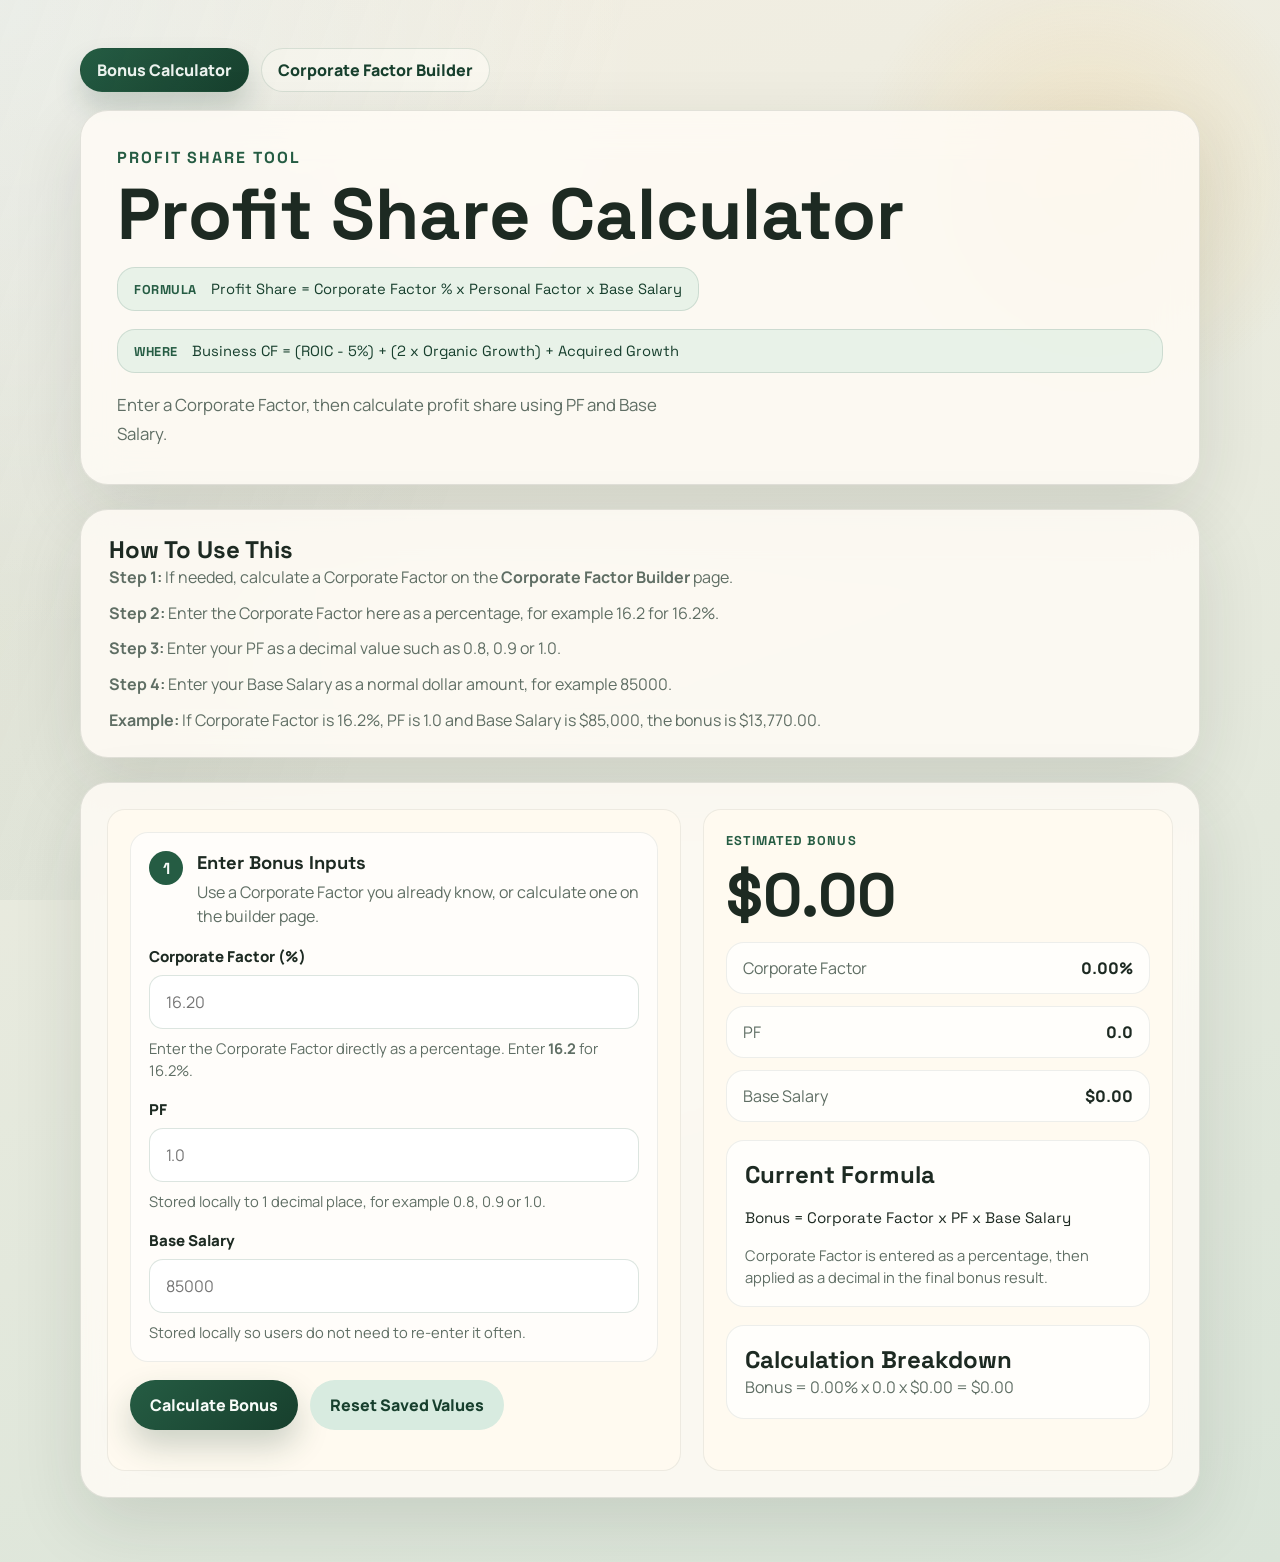
<file: index.html>
<!DOCTYPE html>
<html lang="en">
<head>
  <meta charset="UTF-8">
  <meta name="viewport" content="width=device-width, initial-scale=1.0">
  <title>Profit Share Calculator</title>
  <link rel="preconnect" href="https://fonts.googleapis.com">
  <link rel="preconnect" href="https://fonts.gstatic.com" crossorigin>
  <link href="https://fonts.googleapis.com/css2?family=Manrope:wght@400;500;700;800&family=Space+Grotesk:wght@500;700&display=swap" rel="stylesheet">
  <link rel="stylesheet" href="styles.css">
</head>
<body>
  <main class="page-shell">
    <nav class="page-nav" aria-label="Primary">
      <a class="nav-pill is-current" href="index.html">Bonus Calculator</a>
      <a class="nav-pill" href="corporate-factor.html">Corporate Factor Builder</a>
    </nav>

    <section class="hero-card">
      <p class="eyebrow">Profit Share Tool</p>
      <h1>Profit Share Calculator</h1>
      <div class="hero-formula-bar">
        <span class="hero-formula-label">Formula</span>
        <code>Profit Share = Corporate Factor % x Personal Factor x Base Salary</code>
      </div>
      <div class="hero-formula-bar hero-formula-bar-wide">
        <span class="hero-formula-label">Where</span>
        <code>Business CF = (ROIC - 5%) + (2 x Organic Growth) + Acquired Growth</code>
      </div>
      <p class="hero-copy">
        Enter a Corporate Factor, then calculate profit share using PF and Base Salary.
      </p>
    </section>

    <section class="info-card">
      <h2>How To Use This</h2>
      <p><strong>Step 1:</strong> If needed, calculate a Corporate Factor on the <strong>Corporate Factor Builder</strong> page.</p>
      <p><strong>Step 2:</strong> Enter the Corporate Factor here as a percentage, for example 16.2 for 16.2%.</p>
      <p><strong>Step 3:</strong> Enter your PF as a decimal value such as 0.8, 0.9 or 1.0.</p>
      <p><strong>Step 4:</strong> Enter your Base Salary as a normal dollar amount, for example 85000.</p>
      <p><strong>Example:</strong> If Corporate Factor is 16.2%, PF is 1.0 and Base Salary is $85,000, the bonus is $13,770.00.</p>
    </section>

    <section class="calculator-card">
      <div class="grid single-focus">
        <form id="bonus-form" class="input-panel" novalidate>
          <section class="step-card">
            <div class="step-heading">
              <span class="step-number">1</span>
              <div>
                <h2>Enter Bonus Inputs</h2>
                <p class="step-copy">Use a Corporate Factor you already know, or calculate one on the builder page.</p>
              </div>
            </div>

            <div class="field-group">
              <label for="corporateFactor">Corporate Factor (%)</label>
              <input
                id="corporateFactor"
                name="corporateFactor"
                type="number"
                step="0.01"
                inputmode="decimal"
                placeholder="16.20"
                required
              >
              <p class="hint">Enter the Corporate Factor directly as a percentage. Enter <strong>16.2</strong> for 16.2%.</p>
            </div>

            <div class="field-group">
              <label for="personalFactor">PF</label>
              <input
                id="personalFactor"
                name="personalFactor"
                type="number"
                min="0"
                max="9.9"
                step="0.1"
                inputmode="decimal"
                placeholder="1.0"
                required
              >
              <p class="hint">Stored locally to 1 decimal place, for example 0.8, 0.9 or 1.0.</p>
            </div>

            <div class="field-group">
              <label for="baseSalary">Base Salary</label>
              <input
                id="baseSalary"
                name="baseSalary"
                type="number"
                min="0"
                step="0.01"
                inputmode="decimal"
                placeholder="85000"
                required
              >
              <p class="hint">Stored locally so users do not need to re-enter it often.</p>
            </div>
          </section>

          <div class="button-row">
            <button type="submit" class="primary-button">Calculate Bonus</button>
            <button type="button" id="reset-button" class="secondary-button">Reset Saved Values</button>
          </div>

          <p id="form-message" class="form-message" aria-live="polite"></p>
        </form>

        <aside class="results-panel" aria-live="polite">
          <div class="result-label">Estimated Bonus</div>
          <div id="bonus-result" class="result-value">$0.00</div>

          <dl class="result-breakdown">
            <div>
              <dt>Corporate Factor</dt>
              <dd id="cf-display">0.00%</dd>
            </div>
            <div>
              <dt>PF</dt>
              <dd id="pf-display">0.0</dd>
            </div>
            <div>
              <dt>Base Salary</dt>
              <dd id="salary-display">$0.00</dd>
            </div>
          </dl>

          <div class="formula-card">
            <h2>Current Formula</h2>
            <p><code>Bonus = Corporate Factor x PF x Base Salary</code></p>
            <p class="formula-note">
              Corporate Factor is entered as a percentage, then applied as a decimal in the final bonus result.
            </p>
          </div>

          <div class="breakdown-card">
            <h2>Calculation Breakdown</h2>
            <p id="bonus-breakdown" class="breakdown-line">Bonus = 0.00% x 0.0 x $0.00 = $0.00</p>
          </div>
        </aside>
      </div>
    </section>
  </main>

  <script src="app.js"></script>
</body>
</html>
</file>
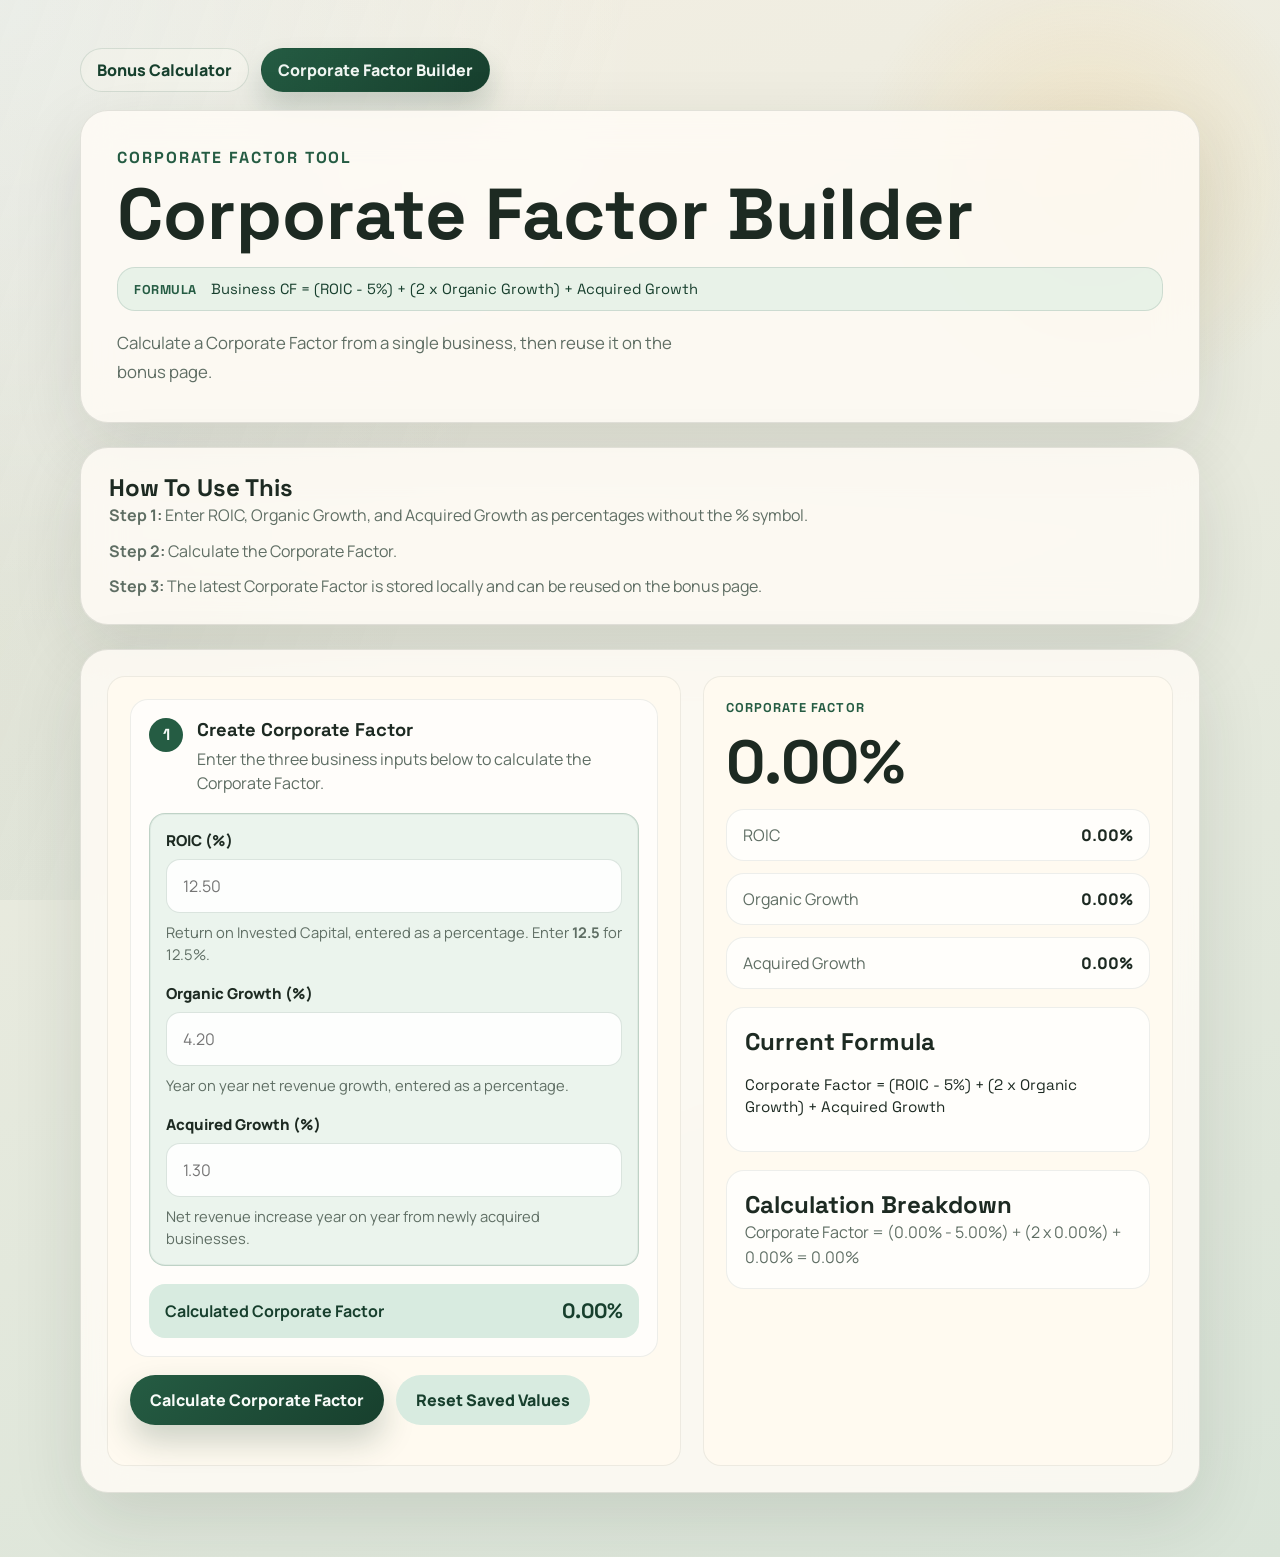
<file: corporate-factor.html>
<!DOCTYPE html>
<html lang="en">
<head>
  <meta charset="UTF-8">
  <meta name="viewport" content="width=device-width, initial-scale=1.0">
  <title>Corporate Factor Builder</title>
  <link rel="preconnect" href="https://fonts.googleapis.com">
  <link rel="preconnect" href="https://fonts.gstatic.com" crossorigin>
  <link href="https://fonts.googleapis.com/css2?family=Manrope:wght@400;500;700;800&family=Space+Grotesk:wght@500;700&display=swap" rel="stylesheet">
  <link rel="stylesheet" href="styles.css">
</head>
<body>
  <main class="page-shell">
    <nav class="page-nav" aria-label="Primary">
      <a class="nav-pill" href="index.html">Bonus Calculator</a>
      <a class="nav-pill is-current" href="corporate-factor.html">Corporate Factor Builder</a>
    </nav>

    <section class="hero-card">
      <p class="eyebrow">Corporate Factor Tool</p>
      <h1>Corporate Factor Builder</h1>
      <div class="hero-formula-bar hero-formula-bar-wide">
        <span class="hero-formula-label">Formula</span>
        <code>Business CF = (ROIC - 5%) + (2 x Organic Growth) + Acquired Growth</code>
      </div>
      <p class="hero-copy">
        Calculate a Corporate Factor from a single business, then reuse it on the bonus page.
      </p>
    </section>

    <section class="info-card">
      <h2>How To Use This</h2>
      <p><strong>Step 1:</strong> Enter ROIC, Organic Growth, and Acquired Growth as percentages without the % symbol.</p>
      <p><strong>Step 2:</strong> Calculate the Corporate Factor.</p>
      <p><strong>Step 3:</strong> The latest Corporate Factor is stored locally and can be reused on the bonus page.</p>
    </section>

    <section class="calculator-card">
      <div class="grid single-focus">
        <form id="cf-form" class="input-panel" novalidate>
          <section class="step-card">
            <div class="step-heading">
              <span class="step-number">1</span>
              <div>
                <h2>Create Corporate Factor</h2>
                <p class="step-copy">Enter the three business inputs below to calculate the Corporate Factor.</p>
              </div>
            </div>

            <div id="single-cf-fields" class="mode-panel is-active is-highlighted">
              <div class="field-group">
                <label for="roic">ROIC (%)</label>
                <input id="roic" name="roic" type="number" step="0.01" inputmode="decimal" placeholder="12.50" required>
                <p class="hint">Return on Invested Capital, entered as a percentage. Enter <strong>12.5</strong> for 12.5%.</p>
              </div>

              <div class="field-group">
                <label for="organicGrowth">Organic Growth (%)</label>
                <input id="organicGrowth" name="organicGrowth" type="number" step="0.01" inputmode="decimal" placeholder="4.20" required>
                <p class="hint">Year on year net revenue growth, entered as a percentage.</p>
              </div>

              <div class="field-group">
                <label for="acquiredGrowth">Acquired Growth (%)</label>
                <input id="acquiredGrowth" name="acquiredGrowth" type="number" step="0.01" inputmode="decimal" placeholder="1.30" required>
                <p class="hint">Net revenue increase year on year from newly acquired businesses.</p>
              </div>
            </div>

            <div class="inline-result">
              <span class="inline-result-label">Calculated Corporate Factor</span>
              <strong id="cf-top-display" class="inline-result-value">0.00%</strong>
            </div>
          </section>

          <div class="button-row">
            <button type="submit" class="primary-button">Calculate Corporate Factor</button>
            <button type="button" id="reset-button" class="secondary-button">Reset Saved Values</button>
          </div>

          <p id="form-message" class="form-message" aria-live="polite"></p>
        </form>

        <aside class="results-panel" aria-live="polite">
          <div class="result-label">Corporate Factor</div>
          <div id="cf-result" class="result-value">0.00%</div>

          <dl class="result-breakdown">
            <div>
              <dt>ROIC</dt>
              <dd id="roic-display">0.00%</dd>
            </div>
            <div>
              <dt>Organic Growth</dt>
              <dd id="organic-growth-display">0.00%</dd>
            </div>
            <div>
              <dt>Acquired Growth</dt>
              <dd id="acquired-growth-display">0.00%</dd>
            </div>
          </dl>

          <div class="formula-card">
            <h2>Current Formula</h2>
            <p><code>Corporate Factor = (ROIC - 5%) + (2 x Organic Growth) + Acquired Growth</code></p>
          </div>

          <div class="breakdown-card">
            <h2>Calculation Breakdown</h2>
            <p id="corporate-breakdown" class="breakdown-line">Corporate Factor = (0.00% - 5.00%) + (2 x 0.00%) + 0.00% = -5.00%</p>
          </div>
        </aside>
      </div>
    </section>
  </main>

  <script src="corporate-factor.js"></script>
</body>
</html>
</file>
<file: styles.css>
:root {
  --bg-top: #f4efe3;
  --bg-bottom: #d9e4d8;
  --surface: rgba(255, 252, 246, 0.84);
  --surface-strong: rgba(255, 250, 241, 0.96);
  --border: rgba(35, 52, 39, 0.12);
  --text: #1d2a22;
  --muted: #5f6e64;
  --accent: #255c43;
  --accent-strong: #173f2d;
  --accent-soft: #d8ebe0;
  --shadow: 0 24px 70px rgba(29, 42, 34, 0.12);
  --radius-large: 28px;
  --radius-medium: 18px;
}

* {
  box-sizing: border-box;
}

body {
  margin: 0;
  min-height: 100vh;
  font-family: "Manrope", sans-serif;
  color: var(--text);
  background:
    radial-gradient(circle at top left, rgba(255, 255, 255, 0.7), transparent 32%),
    linear-gradient(160deg, var(--bg-top), var(--bg-bottom));
}

body::before {
  content: "";
  position: fixed;
  inset: 0;
  pointer-events: none;
  background:
    linear-gradient(110deg, rgba(37, 92, 67, 0.08), transparent 40%),
    radial-gradient(circle at 85% 20%, rgba(245, 190, 92, 0.22), transparent 18%);
}

.page-shell {
  max-width: 1160px;
  margin: 0 auto;
  padding: 48px 20px 64px;
}

.page-nav {
  display: flex;
  flex-wrap: wrap;
  gap: 12px;
  margin-bottom: 18px;
}

.nav-pill {
  display: inline-flex;
  align-items: center;
  justify-content: center;
  min-height: 42px;
  padding: 10px 16px;
  border-radius: 999px;
  border: 1px solid rgba(37, 92, 67, 0.14);
  background: rgba(255, 252, 246, 0.72);
  color: var(--accent-strong);
  text-decoration: none;
  font-weight: 800;
  transition: transform 160ms ease, background 160ms ease, box-shadow 160ms ease;
}

.nav-pill:hover {
  transform: translateY(-1px);
}

.nav-pill.is-current {
  background: linear-gradient(135deg, var(--accent), var(--accent-strong));
  color: #f7fbf8;
  box-shadow: 0 16px 28px rgba(23, 63, 45, 0.18);
}

.hero-card,
.info-card,
.calculator-card {
  backdrop-filter: blur(20px);
  background: var(--surface);
  border: 1px solid var(--border);
  border-radius: var(--radius-large);
  box-shadow: var(--shadow);
}

.hero-card {
  padding: 36px;
  margin-bottom: 24px;
}

.hero-formula-bar {
  display: inline-flex;
  align-items: center;
  flex-wrap: wrap;
  gap: 10px 14px;
  margin-top: 18px;
  padding: 12px 16px;
  border-radius: 18px;
  background: rgba(216, 235, 224, 0.56);
  border: 1px solid rgba(37, 92, 67, 0.14);
}

.hero-formula-bar-wide {
  display: flex;
}

.hero-formula-label {
  font-family: "Space Grotesk", sans-serif;
  font-weight: 700;
  letter-spacing: 0.04em;
  text-transform: uppercase;
  color: var(--accent);
  font-size: 0.8rem;
}

.hero-formula-bar code {
  font-size: 0.92rem;
  color: var(--accent-strong);
}

.info-card {
  padding: 24px 28px;
  margin-bottom: 24px;
}

.info-card p {
  margin: 0 0 10px;
  line-height: 1.6;
  color: var(--muted);
}

.info-card p:last-child {
  margin-bottom: 0;
}

.eyebrow {
  margin: 0 0 12px;
  font-family: "Space Grotesk", sans-serif;
  font-weight: 700;
  letter-spacing: 0.12em;
  text-transform: uppercase;
  color: var(--accent);
}

h1,
h2 {
  margin: 0;
  font-family: "Space Grotesk", sans-serif;
}

h1 {
  max-width: none;
  font-size: clamp(2.4rem, 6vw, 4.5rem);
  line-height: 0.96;
  white-space: nowrap;
}

.hero-copy {
  max-width: 58ch;
  margin: 18px 0 0;
  font-size: 1.05rem;
  line-height: 1.7;
  color: var(--muted);
}

.calculator-card {
  padding: 26px;
}

.grid {
  display: grid;
  grid-template-columns: minmax(320px, 1.15fr) minmax(280px, 0.85fr);
  gap: 22px;
}

.grid.single-focus {
  grid-template-columns: minmax(360px, 1.1fr) minmax(300px, 0.9fr);
}

.input-panel,
.results-panel {
  background: var(--surface-strong);
  border: 1px solid rgba(35, 52, 39, 0.08);
  border-radius: var(--radius-medium);
  padding: 22px;
}

.input-panel {
  display: grid;
  gap: 18px;
}

.step-card {
  display: grid;
  gap: 18px;
  padding: 18px;
  border-radius: 18px;
  border: 1px solid rgba(35, 52, 39, 0.08);
  background: rgba(255, 255, 255, 0.66);
}

.step-heading {
  display: flex;
  gap: 14px;
  align-items: flex-start;
}

.step-heading h2 {
  font-size: 1.15rem;
  margin-bottom: 6px;
}

.step-copy {
  margin: 0;
  color: var(--muted);
  line-height: 1.5;
}

.step-number {
  display: inline-flex;
  width: 34px;
  height: 34px;
  align-items: center;
  justify-content: center;
  border-radius: 999px;
  background: var(--accent);
  color: #f7fbf8;
  font-family: "Space Grotesk", sans-serif;
  font-weight: 700;
  flex: 0 0 auto;
}

.mode-switch {
  display: flex;
  flex-wrap: wrap;
  gap: 10px;
}

.mode-option {
  display: inline-flex;
  align-items: center;
  gap: 8px;
  padding: 10px 14px;
  border-radius: 999px;
  background: rgba(37, 92, 67, 0.08);
  border: 1px solid rgba(37, 92, 67, 0.12);
  cursor: pointer;
  font-weight: 700;
}

.mode-option input {
  width: auto;
  margin: 0;
}

.mode-panel {
  display: grid;
  gap: 18px;
  transition: opacity 160ms ease, filter 160ms ease, transform 160ms ease;
}

.mode-panel.is-inactive {
  opacity: 0.42;
  filter: grayscale(0.18);
}

.mode-panel.is-active {
  opacity: 1;
}

.mode-panel.is-highlighted {
  padding: 16px;
  border-radius: 16px;
  border: 1px solid rgba(37, 92, 67, 0.22);
  background: rgba(216, 235, 224, 0.52);
  box-shadow: inset 0 0 0 1px rgba(37, 92, 67, 0.06);
}

.field-group {
  display: grid;
  gap: 8px;
}

.mode-panel.is-inactive input {
  background: rgba(245, 245, 245, 0.92);
  border-color: rgba(95, 110, 100, 0.16);
  color: rgba(29, 42, 34, 0.58);
}

label {
  font-weight: 800;
  font-size: 0.94rem;
}

input {
  width: 100%;
  padding: 15px 16px;
  border-radius: 14px;
  border: 1px solid rgba(37, 92, 67, 0.16);
  background: rgba(255, 255, 255, 0.88);
  font: inherit;
  color: var(--text);
  transition: border-color 160ms ease, transform 160ms ease, box-shadow 160ms ease;
}

input:focus {
  outline: none;
  border-color: rgba(37, 92, 67, 0.72);
  box-shadow: 0 0 0 4px rgba(37, 92, 67, 0.12);
  transform: translateY(-1px);
}

.hint,
.formula-note,
.form-message {
  margin: 0;
  color: var(--muted);
  font-size: 0.92rem;
  line-height: 1.5;
}

.button-row {
  display: flex;
  flex-wrap: wrap;
  gap: 12px;
}

.inline-result {
  display: flex;
  justify-content: space-between;
  align-items: center;
  gap: 16px;
  padding: 14px 16px;
  border-radius: 16px;
  background: var(--accent-soft);
}

.inline-result-label {
  color: var(--accent-strong);
  font-weight: 700;
}

.inline-result-value {
  font-family: "Space Grotesk", sans-serif;
  font-size: 1.3rem;
  color: var(--accent-strong);
}

button {
  border: 0;
  border-radius: 999px;
  padding: 14px 20px;
  font: inherit;
  font-weight: 800;
  cursor: pointer;
  transition: transform 160ms ease, box-shadow 160ms ease, background 160ms ease;
}

button:hover {
  transform: translateY(-1px);
}

.primary-button {
  background: linear-gradient(135deg, var(--accent), var(--accent-strong));
  color: #f7fbf8;
  box-shadow: 0 16px 32px rgba(23, 63, 45, 0.22);
}

.secondary-button {
  background: var(--accent-soft);
  color: var(--accent-strong);
}

.results-panel {
  display: grid;
  align-content: start;
  gap: 18px;
}

.result-label {
  font-family: "Space Grotesk", sans-serif;
  font-weight: 700;
  letter-spacing: 0.08em;
  text-transform: uppercase;
  color: var(--accent);
  font-size: 0.8rem;
}

.result-value {
  font-family: "Space Grotesk", sans-serif;
  font-size: clamp(2.4rem, 5vw, 3.8rem);
  font-weight: 700;
  line-height: 0.94;
}

.result-breakdown {
  display: grid;
  gap: 12px;
  margin: 0;
}

.result-breakdown div,
.formula-card,
.breakdown-card,
.explanation-card {
  border-radius: 18px;
  border: 1px solid rgba(35, 52, 39, 0.08);
  background: rgba(255, 255, 255, 0.75);
}

.result-breakdown div {
  display: flex;
  justify-content: space-between;
  gap: 16px;
  padding: 14px 16px;
}

.result-breakdown dt,
.result-breakdown dd {
  margin: 0;
}

.result-breakdown dt {
  color: var(--muted);
}

.result-breakdown dd {
  font-weight: 800;
}

.formula-card,
.breakdown-card,
.explanation-card {
  padding: 18px;
}

.breakdown-line,
.explanation-card p {
  margin: 0 0 10px;
  line-height: 1.55;
  color: var(--muted);
}

.breakdown-line:last-child,
.explanation-card p:last-child {
  margin-bottom: 0;
}

code {
  font-family: "Space Grotesk", sans-serif;
  font-size: 0.95rem;
}

@media (max-width: 860px) {
  .page-shell {
    padding: 24px 16px 40px;
  }

  .hero-card,
  .info-card,
  .calculator-card {
    border-radius: 22px;
  }

  .hero-card,
  .info-card,
  .calculator-card,
  .input-panel,
  .results-panel {
    padding: 20px;
  }

  h1 {
    white-space: normal;
  }

  .hero-formula-bar,
  .hero-formula-bar-wide {
    display: flex;
  }

  .grid {
    grid-template-columns: 1fr;
  }
}
</file>
